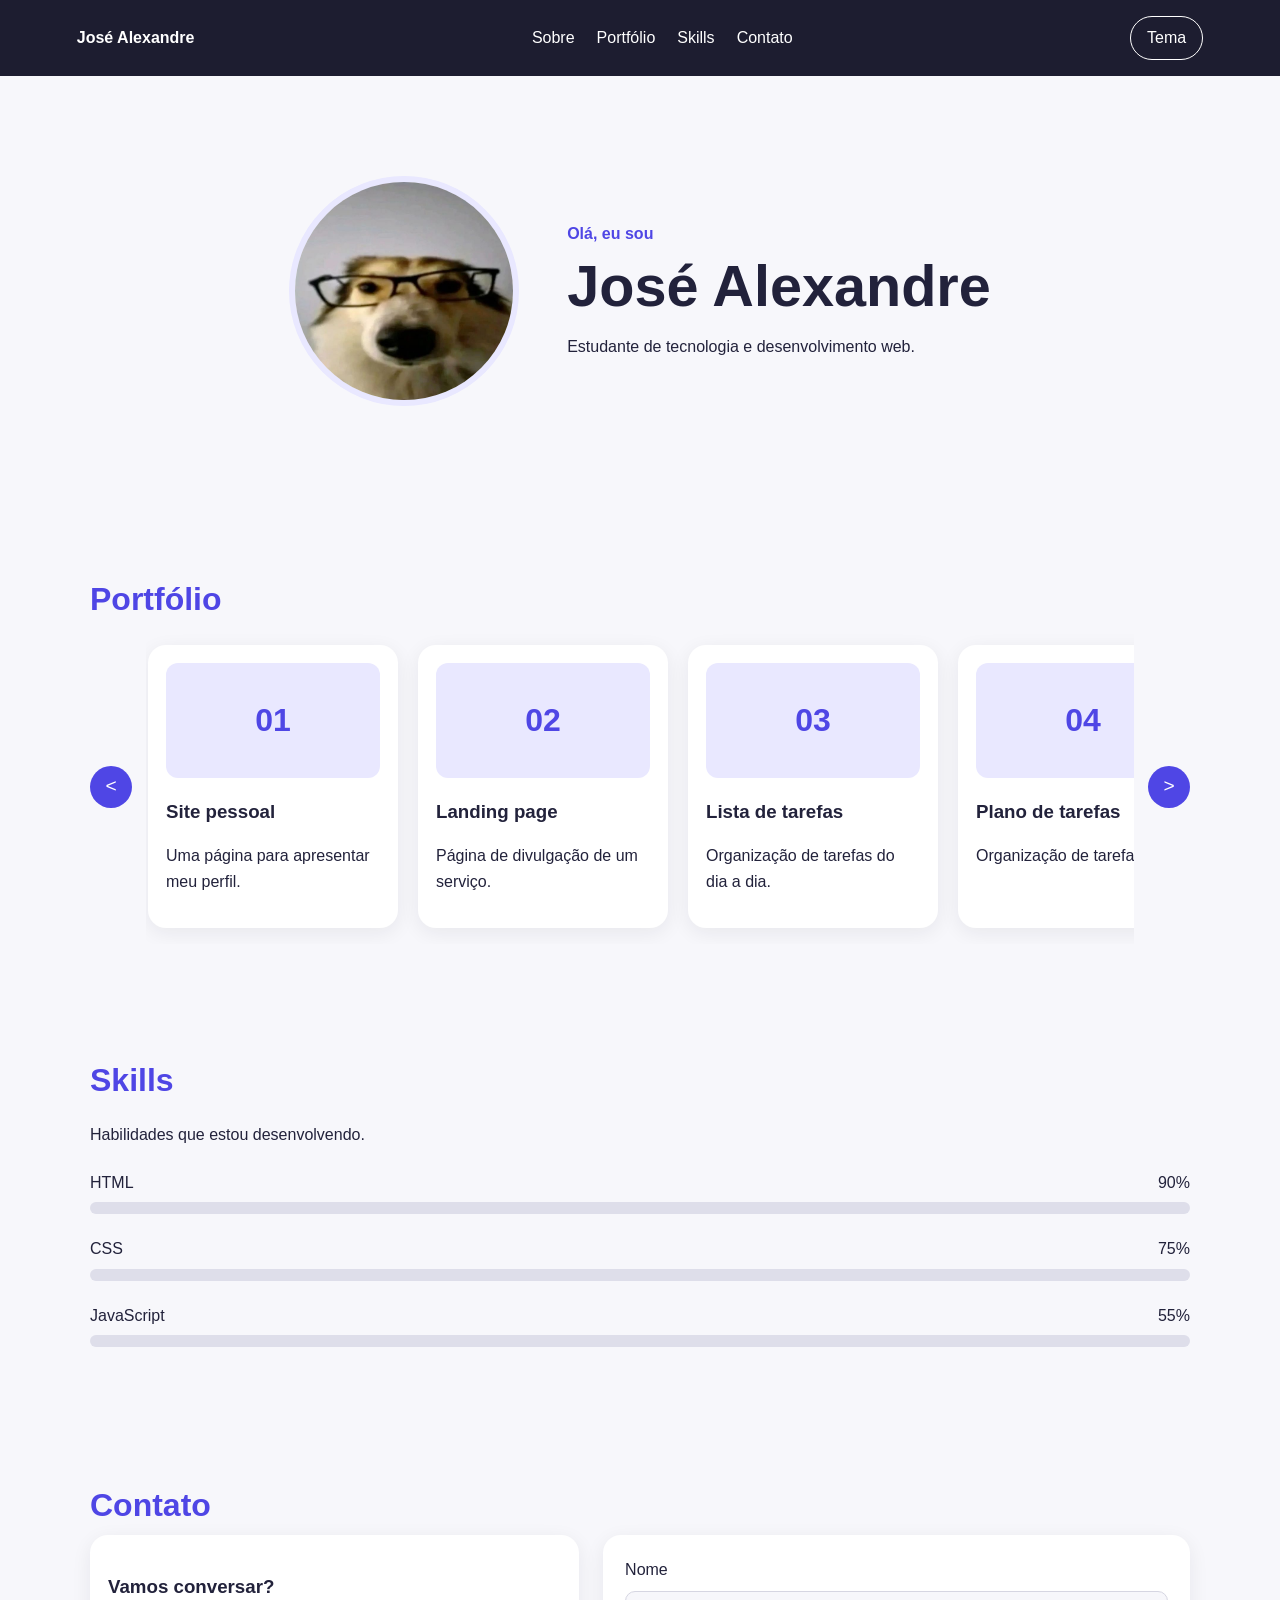
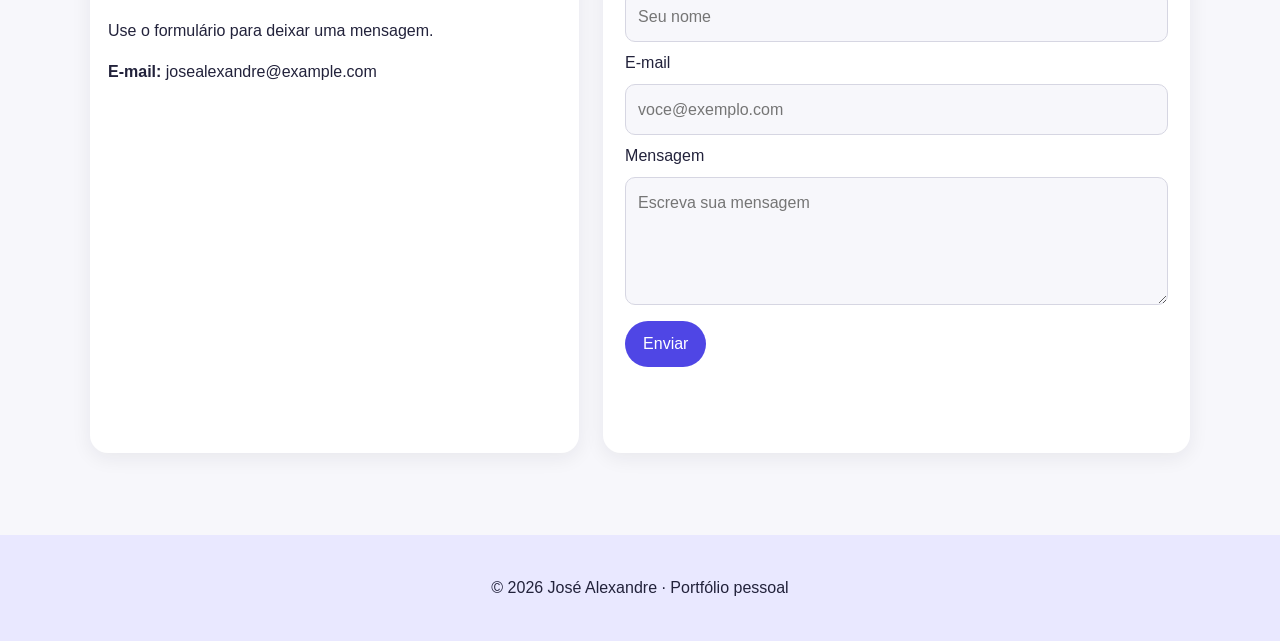
<file: Portfolio alexandre/index.html>
<!DOCTYPE html>
<html lang="pt-BR">
<head>
  <meta charset="UTF-8">
  <meta name="viewport" content="width=device-width, initial-scale=1.0">
  <title>Portfólio de José Alexandre</title>
  <link rel="stylesheet" href="style.css">
</head>
<body>
  <header class="topo">
    <a class="logo" href="#sobre">José Alexandre</a>
    <nav>
      <a href="#sobre">Sobre</a>
      <a href="#portfolio">Portfólio</a>
      <a href="#skills">Skills</a>
      <a href="#contato">Contato</a>
    </nav>
    <button id="btn-tema" class="btn-tema" type="button">Tema</button>
  </header>


  <main>
    <section id="sobre" class="apresentacao">
      <img class="foto" src="image.png" alt="Foto de Alexandre ">
      <div class="apresentacao-texto">
        <p class="saudacao">Olá, eu sou</p>
        <h1>José Alexandre</h1>
        <p>Estudante de tecnologia e desenvolvimento web.</p>

            </div>
                </section>
                 <section id="portfolio" class="secao">
      <h2>Portfólio</h2>
      <div class="carrossel">
        <button id="btn-anterior" class="seta" type="button" aria-label="Projetos anteriores">&lt;</button>

        <div class="trilho" id="trilho-projetos">
          <article class="card">
            <div class="card-imagem">01</div>
            <h3>Site pessoal</h3>
            <p>Uma página para apresentar meu perfil.</p>
          </article>

          <article class="card">
            <div class="card-imagem">02</div>
            <h3>Landing page</h3>
            <p>Página de divulgação de um serviço.</p>
          </article>

          <article class="card">
            <div class="card-imagem">03</div>
            <h3>Lista de tarefas</h3>
            <p>Organização de tarefas do dia a dia.</p>
          </article>
        
           <article class="card">
            <div class="card-imagem">04</div>
            <h3>Plano de tarefas</h3>
            <p>Organização de tarefa.</p>
          </article>

           <article class="card">
            <div class="card-imagem">05</div>
            <h3>Lista de compras</h3>
            <p>Organização</p>
          </article>

        </div>

        <button id="btn-proximo" class="seta" type="button" aria-label="Próximos projetos">&gt;</button>
      </div>
    </section>
    
    <section id="skills" class="secao">
      <h2>Skills</h2>
      <p>Habilidades que estou desenvolvendo.</p>

      <div class="skill">
        <div class="skill-cabecalho">
          <span>HTML</span><span>90%</span>
        </div>
        <div class="barra">
          <div class="nivel" data-nivel="90"></div>
        </div>
      </div>

      <div class="skill">
        <div class="skill-cabecalho">
          <span>CSS</span><span>75%</span>
        </div>
        <div class="barra">
          <div class="nivel" data-nivel="75"></div>
        </div>
      </div>

      <div class="skill">
        <div class="skill-cabecalho">
          <span>JavaScript</span><span>55%</span>
        </div>
        <div class="barra">
          <div class="nivel" data-nivel="55"></div>
        </div>
      </div>
    </section>
    <section id="contato" class="secao">
      <h2>Contato</h2>
      <div class="contato-grid">
        <article class="card contato-card">
          <h3>Vamos conversar?</h3>
          <p>Use o formulário para deixar uma mensagem.</p>
          <p><strong>E-mail:</strong> josealexandre@example.com</p>
        </article>

        <form id="form-contato" class="formulario" novalidate>
          <label for="nome">Nome</label>
          <input id="nome" type="text" placeholder="Seu nome">

          <label for="email">E-mail</label>
          <input id="email" type="email" placeholder="voce@exemplo.com">

          <label for="mensagem">Mensagem</label>
          <textarea id="mensagem" rows="4" placeholder="Escreva sua mensagem"></textarea>

          <button class="botao" type="submit">Enviar</button>
          <p id="retorno-formulario" role="status" aria-live="polite"></p>
        </form>
      </div>
    </section>
  </main>


  <footer>
    <p>© 2026 José Alexandre · Portfólio pessoal</p>
  </footer>


  <script src="script.js"></script>
</body>
</html>
</file>
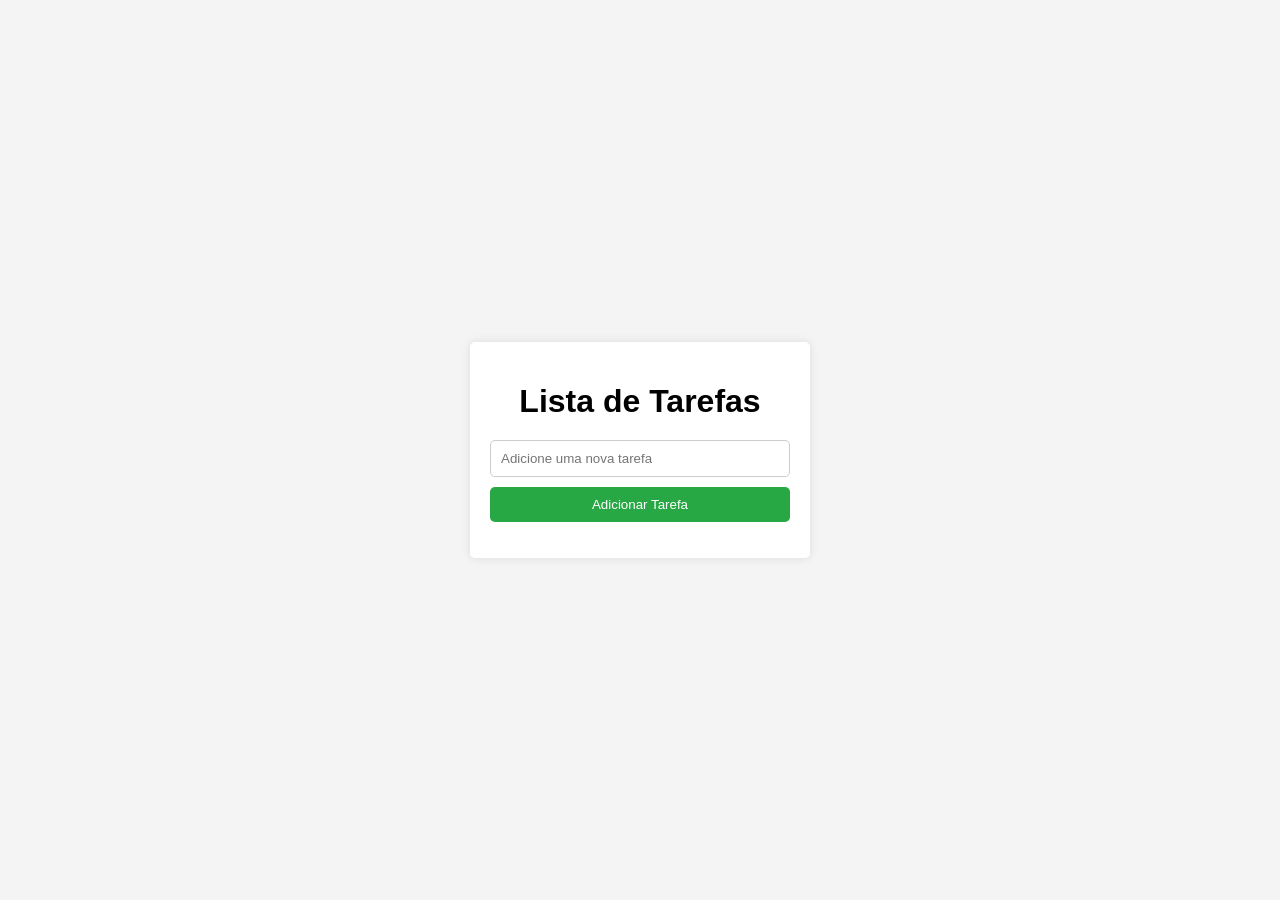
<file: Portfolio alexandre/atividade_lista_tarefas_com_JS/index.html>
<html lang="pt-BR">
<head>
    <meta charset="UTF-8">
    <meta name="viewport" content="width=device-width, initial-scale=1.0">
    <title>Lista de Tarefas</title>
    <link rel="stylesheet" href="styles.css">
    <script src="script.js" defer></script>
</head>
<body>
    <div class="container">
        <h1>Lista de Tarefas</h1>
        <input type="text" id="taskInput" placeholder="Adicione uma nova tarefa">
        <button id="addTaskBtn">Adicionar Tarefa</button>
        <ul id="taskList">
         
        </ul>
    </div>
</body>
</html>
</file>
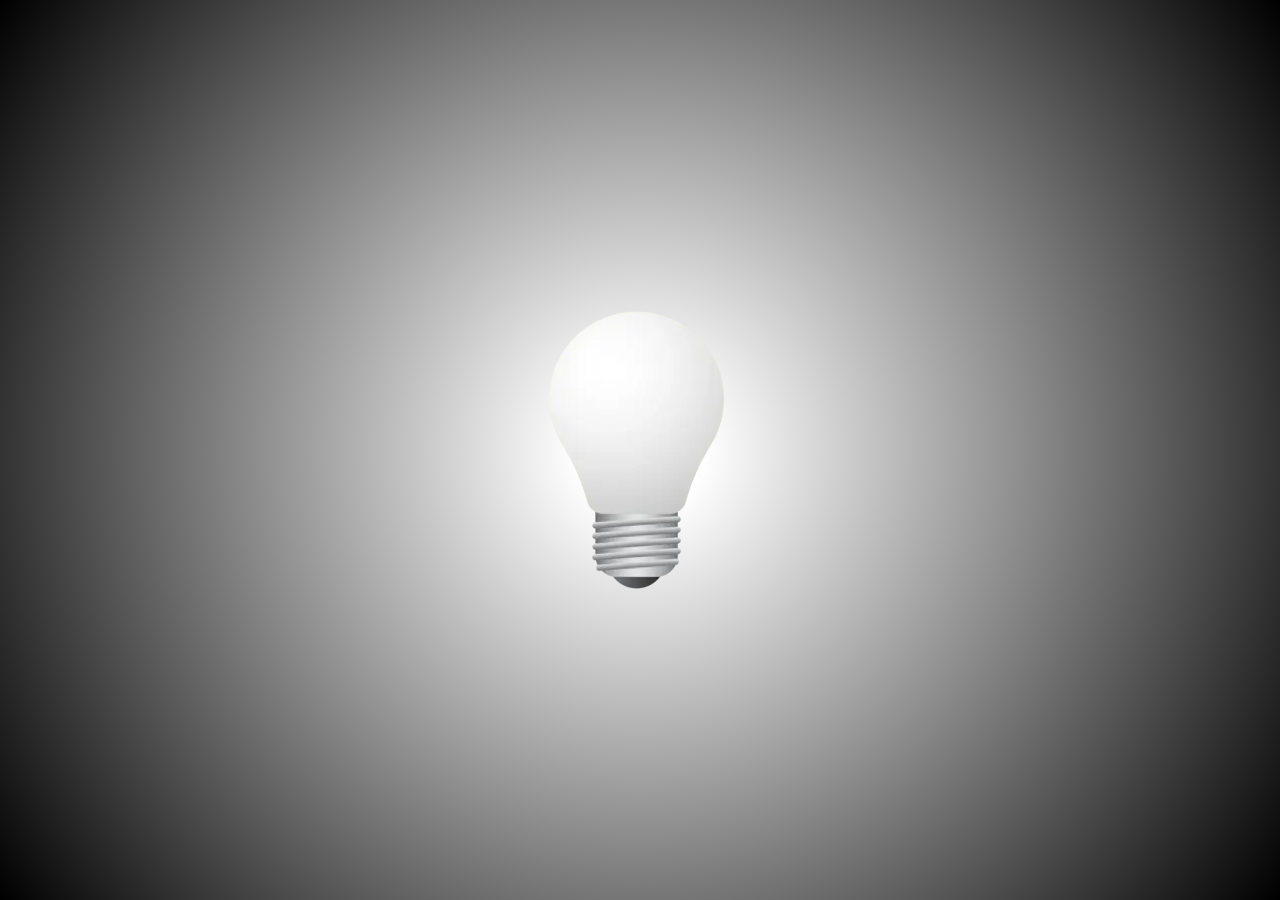
<file: Portfolio alexandre/aula 26 10 - Copia/index.html>
<!DOCTYPE html>
<html lang="pt-BR">
<head>
    <meta charset="UTF-8">
    <meta name="viewport" content="width=device-width, initial-scale=1.0">
    <title>Lâmpada</title>
    <link rel="stylesheet" href="style.css">
    <script src="script.js" defer></script>
</head>
<body>
    <div class="container">
        <img id="lamp" src="assets/lamp_off.png" alt="Lâmpada apagada">
    </div>
</body>
</html>
</file>
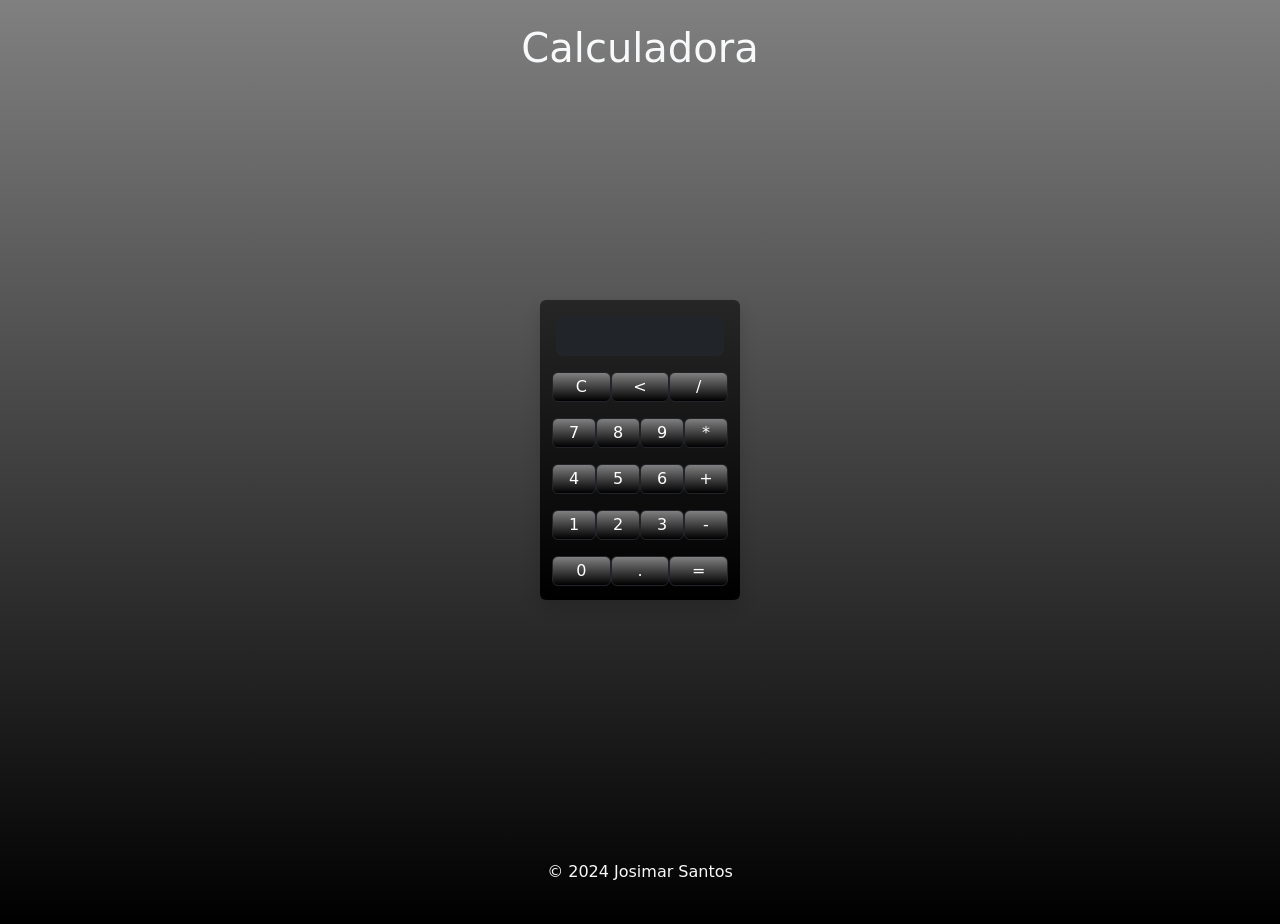
<file: Portfolio alexandre/atividade 3/Atividade 3 com Js -/index.html>
<!DOCTYPE html>
<html lang="en">
<head>
    <meta charset="UTF-8">
    <meta name="viewport" content="width=device-width, initial-scale=1.0">
    <title>Calculator</title>
    <link rel="stylesheet" href="style.css">
    <link href="https://cdn.jsdelivr.net/npm/bootstrap@5.3.3/dist/css/bootstrap.min.css" rel="stylesheet" integrity="sha384-QWTKZyjpPEjISv5WaRU9OFeRpok6YctnYmDr5pNlyT2bRjXh0JMhjY6hW+ALEwIH" crossorigin="anonymous">
</head>
<body>
    <header class="header text-center my-4">
        <h1 class="text-light">Calculadora</h1>
    </header>
    <main class="d-flex justify-content-center">
        <div class="calc bg-black bg-gradient p-3 rounded shadow">
            <div class="display bg-dark pb-3 mb-3 rounded text-light text-end" id="display"></div>
            <div class="btns">
                <div class="row g-2"> 
                    <button onclick="clearAll()" class="btn col btn-dark d-flex justify-content-center align-items-center" aria-label="Clear">C</button>
                    <button onclick="backspace()" class="btn col btn-dark d-flex justify-content-center align-items-center" aria-label="Backspace"><</button>
                    <button onclick="pressed('/')" class="btn col btn-dark d-flex justify-content-center align-items-center" aria-label="Divide">/</button>
                </div>
                <div class="row g-2 mt-2">
                    <button onclick="pressed('7')" class="btn col btn-dark d-flex justify-content-center align-items-center" aria-label="Seven">7</button>
                    <button onclick="pressed('8')" class="btn col btn-dark d-flex justify-content-center align-items-center" aria-label="Eight">8</button>
                    <button onclick="pressed('9')" class="btn col btn-dark d-flex justify-content-center align-items-center" aria-label="Nine">9</button>
                    <button onclick="pressed('*')" class="btn col btn-dark d-flex justify-content-center align-items-center" aria-label="Multiply">*</button>
                </div>
                <div class="row g-2 mt-2">
                    <button onclick="pressed('4')" class="btn col btn-dark d-flex justify-content-center align-items-center" aria-label="Four">4</button>
                    <button onclick="pressed('5')" class="btn col btn-dark d-flex justify-content-center align-items-center" aria-label="Five">5</button>
                    <button onclick="pressed('6')" class="btn col btn-dark d-flex justify-content-center align-items-center" aria-label="Six">6</button>
                    <button onclick="pressed('+')" class="btn col btn-dark d-flex justify-content-center align-items-center" aria-label="Add">+</button>
                </div>
                <div class="row g-2 mt-2">
                    <button onclick="pressed('1')" class="btn col btn-dark d-flex justify-content-center align-items-center" aria-label="One">1</button>
                    <button onclick="pressed('2')" class="btn col btn-dark d-flex justify-content-center align-items-center" aria-label="Two">2</button>
                    <button onclick="pressed('3')" class="btn col btn-dark d-flex justify-content-center align-items-center" aria-label="Three">3</button>
                    <button onclick="pressed('-')" class="btn col btn-dark d-flex justify-content-center align-items-center" aria-label="Subtract">-</button>
                </div>
                <div class="row g-2 mt-2">
                    <button onclick="pressed('0')" class="btn col btn-dark d-flex justify-content-center align-items-center" aria-label="Zero">0</button>
                    <button onclick="pressed('.')" class="btn col btn-dark d-flex justify-content-center align-items-center" aria-label="Decimal">.</button>
                    <button onclick="calculate()" class="btn col btn-dark d-flex justify-content-center align-items-center" aria-label="Equals">=</button>
                </div>
            </div>
        </div>
    </main>
    <footer class="footer text-light fixed-bottom mt-auto text-center">
        <p>&copy; 2024 Josimar Santos</p>
    </footer>
    <script src="script.js"></script>
    <script src="https://cdn.jsdelivr.net/npm/bootstrap@5.3.3/dist/js/bootstrap.bundle.min.js" integrity="sha384-YvpcrYf0tY3lHB60NNkmXc5s9fDVZLESaAA55NDzOxhy9GkcIdslK1eN7N6jIeHz" crossorigin="anonymous"></script>
</body>
</html>
</file>
<file: Portfolio alexandre/style.css>
:root {
  --cor-principal: #4f46e5;
  --cor-fundo: #f7f7fb;
  --cor-texto: #22223b;
  --cor-cartao: #ffffff;
  --cor-suave: #e9e8ff;
  --fonte: Arial, Helvetica, sans-serif;
}


* {
  box-sizing: border-box;
}


html {
  scroll-behavior: smooth;
}


body {
  margin: 0;
  font-family: var(--fonte);
  background: var(--cor-fundo);
  color: var(--cor-texto);
  line-height: 1.6;
}


a {
  color: inherit;
}


.topo {
  position: sticky;
  top: 0;
  z-index: 10;
  display: flex;
  align-items: center;
  justify-content: space-between;
  gap: 20px;
  padding: 16px 6%;
  background: #1d1d30;
  color: #fff;
}


.logo {
  font-weight: 700;
  text-decoration: none;
}


nav {
  display: flex;
  gap: 22px;
}


nav a {
  text-decoration: none;
}


nav a:hover {
  color: #c7c4ff;
}


button,
.botao {
  cursor: pointer;
  font: inherit;
}


.botao {
  display: inline-block;
  border: 0;
  border-radius: 999px;
  padding: 10px 18px;
  color: white;
  background: var(--cor-principal);
  text-decoration: none;
}


.btn-tema {
  border: 1px solid white;
  border-radius: 999px;
  padding: 8px 16px;
  background: transparent;
  color: white;
}


main {
  width: min(1100px, 88%);
  margin: 0 auto;
}


section {
  scroll-margin-top: 90px;
}


.apresentacao {
  min-height: 430px;
  display: flex;
  align-items: center;
  justify-content: center;
  gap: 48px;
  padding: 70px 0;
}


.foto {
  width: 230px;
  height: 230px;
  border-radius: 50%;
  object-fit: cover;
  border: 6px solid var(--cor-suave);
  background: #ddd;
}


.apresentacao-texto {
  max-width: 600px;
}


.saudacao {
  color: var(--cor-principal);
  font-weight: 700;
  margin-bottom: 0;
}


h1 {
  font-size: clamp(2.2rem, 5vw, 3.6rem);
  line-height: 1.1;
  margin: 8px 0 16px;
}


.secao {
  padding: 42px 0;
}


h2 {
  color: var(--cor-principal);
  font-size: 2rem;
  margin-bottom: 4px;
}


.carrossel {
  display: flex;
  align-items: center;
  gap: 14px;
}


.trilho {
  display: flex;
  gap: 20px;
  overflow: hidden;
  scroll-behavior: smooth;
  padding: 16px 2px;
  flex: 1;
}


.card {
  flex: 0 0 250px;
  border-radius: 18px;
  padding: 18px;
  background: var(--cor-cartao);
  box-shadow: 0 5px 20px #17172b12;
}


.card h3 {
  margin-bottom: 6px;
}


.card-imagem {
  display: grid;
  place-items: center;
  height: 115px;
  border-radius: 12px;
  color: var(--cor-principal);
  font-size: 2rem;
  font-weight: 700;
  background: var(--cor-suave);
}


.seta {
  flex: 0 0 42px;
  width: 42px;
  height: 42px;
  border: 0;
  border-radius: 50%;
  background: var(--cor-principal);
  color: #fff;
  font-size: 1.2rem;
}


.skill {
  margin: 22px 0;
}


.skill-cabecalho {
  display: flex;
  justify-content: space-between;
  margin-bottom: 7px;
}


.barra {
  height: 12px;
  overflow: hidden;
  border-radius: 99px;
  background: #dedeea;
}


.nivel {
  width: 0;
  height: 100%;
  border-radius: inherit;
  background: var(--cor-principal);
  transition: width 1.2s ease;
}


.contato-grid {
  display: grid;
  grid-template-columns: 1fr 1.2fr;
  gap: 24px;
}


.contato-card {
  flex: initial;
}


.formulario {
  display: flex;
  flex-direction: column;
  gap: 8px;
  padding: 22px;
  border-radius: 18px;
  background: var(--cor-cartao);
  box-shadow: 0 5px 20px #17172b12;
}


input,
textarea {
  width: 100%;
  padding: 12px;
  border: 1px solid #d6d6e2;
  border-radius: 10px;
  font: inherit;
  background: var(--cor-fundo);
  color: var(--cor-texto);
}


.formulario .botao {
  align-self: flex-start;
  margin-top: 8px;
}


#retorno-formulario {
  min-height: 1.5em;
}


footer {
  text-align: center;
  padding: 24px;
  margin-top: 40px;
  background: var(--cor-suave);
}


body.escuro {
  --cor-fundo: #151522;
  --cor-texto: #f1f1fa;
  --cor-cartao: #222236;
  --cor-suave: #30304a;
}


body.escuro .barra {
  background: #45455e;
}


body.escuro input,
body.escuro textarea {
  border-color: #45455e;
}


@media (max-width: 700px) {
  .topo {
    flex-wrap: wrap;
    justify-content: center;
  }


  nav {
    order: 3;
    width: 100%;
    justify-content: center;
    flex-wrap: wrap;
    gap: 12px;
  }


  .apresentacao {
    flex-direction: column;
    text-align: center;
    gap: 24px;
    padding: 45px 0;
  }


  .foto {
    width: 180px;
    height: 180px;
  }


  .contato-grid {
    grid-template-columns: 1fr;
  }


  .carrossel {
    gap: 8px;
  }


  .card {
    flex-basis: 220px;
  }


  main {
    width: 92%;
  }
}
</file>
<file: Portfolio alexandre/atividade_lista_tarefas_com_JS/styles.css>
body {
    font-family: Arial, sans-serif;
    background-color: #f4f4f4;
    display: flex;
    justify-content: center;
    align-items: center;
    height: 100vh;
    margin: 0;
}

.container {
    background: #fff;
    padding: 20px;
    border-radius: 5px;
    box-shadow: 0 0 10px rgba(0,0,0,0.1);
    width: 300px;
    text-align: center;
}

h1 {
    margin-bottom: 20px;
}

input {
    padding: 10px;
    width: calc(100%);
    margin-bottom: 10px;
    border: 1px solid #ccc;
    border-radius: 5px;
}

button {
    padding: 10px 15px;
    background: #28a745;
    color: #fff;
    border: none;
    border-radius: 5px;
    cursor: pointer;
    width: 100%;
}

button:hover {
    background: #218838;
}

ul {
    list-style: none;
    padding: 0;
}

li {
    background: #f4f4f4;
    padding: 10px;
    margin-bottom: 10px;
    border-radius: 5px;
    display: flex;
    justify-content: space-between;
    align-items: center;
}

li button {
    background: #dc3545;
    border: none;
    color: #fff;
    padding: 5px 10px;
    border-radius: 5px;
    cursor: pointer;
    width: 30px;
    border-radius: 5px;
}

li button:hover {
    background: #c82333;
}
</file>
<file: Portfolio alexandre/aula 26 10 - Copia/style.css>
body {
    background: radial-gradient(circle, white 8%, black 100%);
    display: flex;
    justify-content: center;
    align-items: center;
    height: 100vh;
    margin: 0;
}

.container {
    cursor: pointer;
}
</file>
<file: Portfolio alexandre/atividade 3/Atividade 3 com Js -/style.css>
*{
    margin: 0;
    padding: 0;
}

@font-face {
    font-family: 'DS-DIGI';
    src: url('ds_digital/DS-DIGI.TTF') format('truetype'),
         url('ds_digital/DS-DIGIB.TTF') format('truetype'),
         url('ds_digital/DS-DIGII.TTF') format('truetype'),
         url('ds_digital/DS-DIGIT.TTF') format('truetype');
}

body{
    background-image: linear-gradient(gray, black);
    background-repeat: no-repeat;
    height: 100vh;
    font-family: 'Courier New', Courier, monospace;
}

.calc{
    position: absolute;
    top: 50%;
    left: 50%;
    transform: translate(-50%, -50%);
    height: 300px;
    width: 200px;
    background-color: black;
    border-radius: 5px;    
    padding: 20px;
}

.display{
    background-color: white;
    height: 40px;
    width: auto;
    word-wrap: normal;
    overflow: hidden;
    border-radius: 5px;
    font-family: 'DS-DIGI', sans-serif;
    font-size: 30px;
}

.btn{
    font: 1em sans-serif;
    color: #fff;
    background-image: linear-gradient(gray, black);
    border-radius: 5px;
    padding: 5px;
    width: 30px;
    height: 30px;
}
</file>
